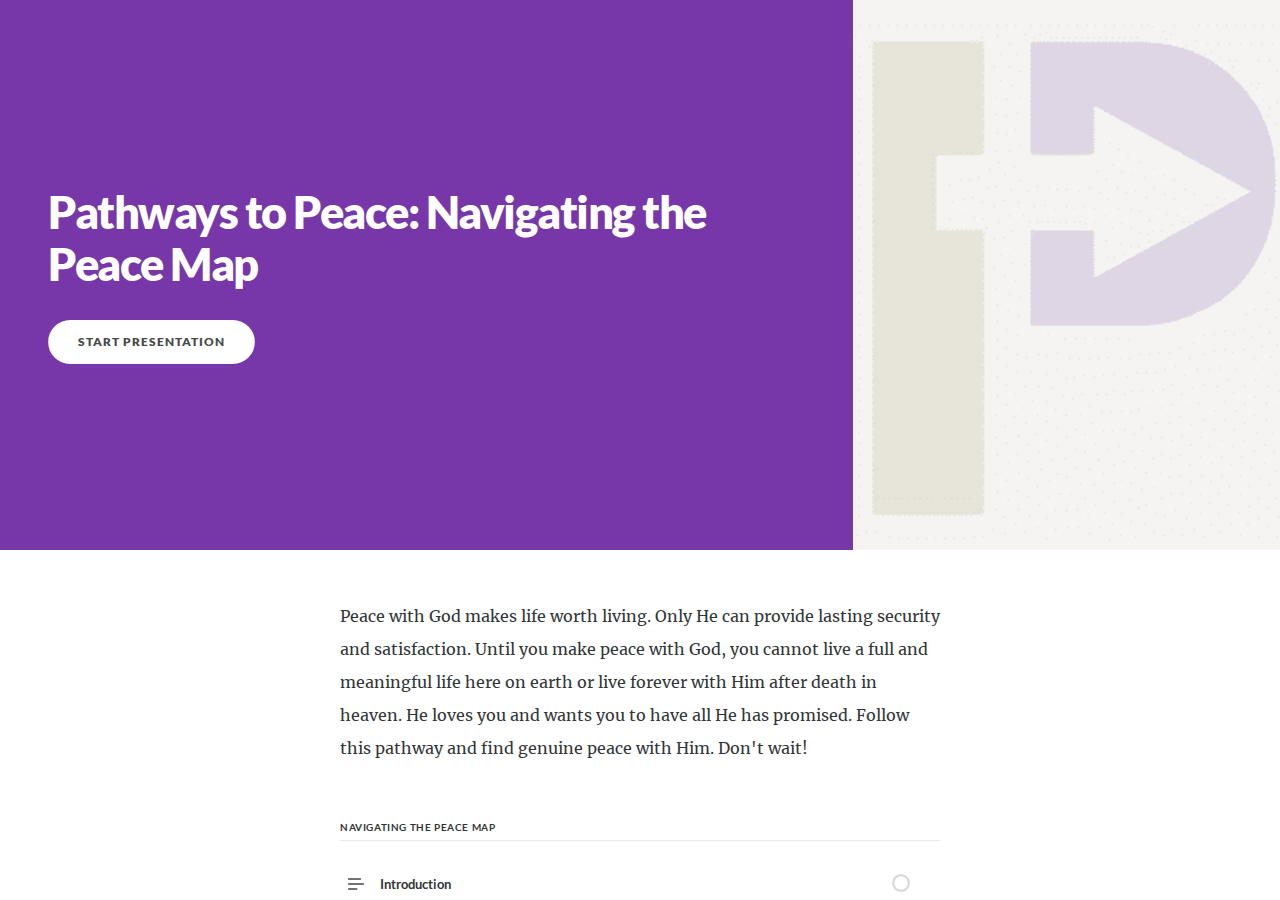
<file: index.html>
<!DOCTYPE html>
<html lang="en" class="">
  <head>
    <meta http-equiv="X-UA-Compatible" content="IE=edge,chrome=1">
    <meta name="viewport" content="width=device-width, initial-scale=1">
    <meta charset="utf-8">

    <title>Pathways to Peace: Navigating the Peace Map</title>

    <link type="text/css" rel="stylesheet" href="lib/icomoon.css">
    <link type="text/css" rel="stylesheet" href="lib/main.bundle.css">
    <script type="text/javascript" src="lib/player-0.0.11.min.js"></script>
    <script type="text/javascript" src="lib/lzwcompress.js"></script>

    <!-- Resize Hack -->
    <script type="text/javascript">
      window.resizeTo(screen.width, screen.height);
    </script>
    
    <!--[if lt IE 9]>
    <script src="//html5shiv.googlecode.com/svn/trunk/html5.js"></script>
    <![endif]-->
  </head>
  <body>
    <style>
      .brand--head, .brand--head *   { font-family: 'Lato' !important; }
      .brand--body, .brand--body *   { font-family: 'Merriweather' !important; }
      .brand--lhead, .brand--lhead * { font-family: 'Lato' !important; }
      .brand--lbody, .brand--lbody * { font-family: 'Merriweather' !important; }
      .brand--ui, .brand--ui *       { font-family: 'Lato' !important; }

      .brand--beforeHead:before { font-family: 'Lato' !important; }
      .brand--afterHead:after { font-family: 'Lato' !important; }

      .brand--background        { background-color: #ff631e !important; }
      .brand--background-all *  { background-color: #ff631e !important; }
      .brand--border            { border-color: #ff631e !important; }
      .brand--color             { color: #ff631e !important; }
      .brand--color-all *       { color: #ff631e !important; }
      .brand--shadow            { box-shadow: 0 0 0 0.2rem #ff631e !important; }
      .brand--shadow-all *      { box-shadow: 0 0 0 0.2rem #ff631e !important; }
      .brand--fill              { fill: #ff631e !important; }
      .brand--stroke            { stroke: #ff631e !important; }

      .brand--beforeBackground:before { background-color: #ff631e !important; }
      .brand--beforeBorder:before     { border-color: #ff631e !important; }
      .brand--beforeColor:before      { color: #ff631e !important; }

      .brand--afterBackground:after { background-color: #ff631e !important; }
      .brand--afterBorder:after     { border-color: #ff631e !important; }
      .brand--afterColor:after      { color: #ff631e !important; }

      /* should be applied to containers where links
         need to appear in brand color */
      .brand--linkColor a { color: #ff631e !important; }

      /* should be applied to containers where links
         need to change to brand color on hover */
      .brand--linkColorHover a:hover { color: #ff631e !important; }

      /* should be applied to any single element that
         needs to change color on hover */
      .brand--hoverColor:hover { color: #ff631e !important; }

      /* TODO: probably need a way to create a 5-10% darker/lighter color */
      .brand--linkColor a:hover,
      .button.brand--background:hover { opacity: .65 !important; }

      @media (min-width: 47.9375em) { /* 768px */
        .brand--min768--background { background-color: #ff631e !important; }
        .brand--min768--border     { border-color: #ff631e !important; }
        .brand--min768--color      { color: #ff631e !important; }
      }

      @media (max-width: 47.9375em) { /* 768px */
        .brand--max768--background { background-color: #ff631e !important; }
        .brand--max768--border     { border-color: #ff631e !important; }
        .brand--max768--color      { color: #ff631e !important; }
      }
    </style>
    <div id="app"></div>
    <script type="text/javascript">
  (function(root) {
    window.labelSet = {"id":"X-weZGmg1Xhke2S-OZ8_xiEn","author":"aid|161a7baa-037c-45be-940d-9662e749bca7","name":"English","defaultId":1,"defaultSet":true,"labels":{"result":"result","search":"search","results":"results","quizNext":"NEXT","tabGroup":"Tab","codeGroup":"Code","noResults":"No results for","noteGroup":"Note","quizScore":"Your score","quizStart":"START QUIZ","courseExit":"EXIT COURSE","courseHome":"Home","lessonName":"Part","quizSubmit":"SUBMIT","quoteGroup":"Quote","salutation":"👋 Bye!","buttonGroup":"Button","courseStart":"START PRESENTATION","embedViewOn":"VIEW ON","exitMessage":"You may now leave this page.","quizCorrect":"Correct","quizPassing":"PASSING","quizResults":"Quiz Results","courseResume":"RESUME PRESENTATION","processStart":"START","processSwipe":"Swipe to continue","quizContinue":"Continue","quizLandmark":"Quiz","quizQuestion":"Question","courseDetails":"DETAILS","embedReadMore":"Read more","feedbackGroup":"Feedback","quizIncorrect":"Incorrect","quizTakeAgain":"TAKE AGAIN","sortingReplay":"REPLAY","a11ySearchOpen":"Open search menu","accordionGroup":"Accordion","embedLinkGroup":"Embedded web content","lessonComplete":"COMPLETE","statementGroup":"Statement","storylineGroup":"Storyline","a11ySearchClose":"Close search menu","a11ySearchInput":"Search","attachmentGroup":"File Attachment","embedPhotoGroup":"Embedded photo","embedVideoGroup":"Embedded video","playButtonLabel":"Play","processComplete":"Complete","processLandmark":"Process","processNextStep":"NEXT STEP","processStepName":"","seekSliderLabel":"Seek","sortingLandmark":"Sorting Activity","a11yCarouselNext":"Next","audioPlayerGroup":"Audio player. You can use the space bar to toggle playback and arrow keys to scrub.","buttonStackGroup":"Button stack","embedPlayerGroup":"Embedded media player","lessonRestricted":"Lessons must be completed in order","pauseButtonLabel":"Pause","scenarioComplete":"Scenario Complete!","scenarioContinue":"CONTINUE","scenarioTryAgain":"TRY AGAIN","textOnImageGroup":"Text on image","timelineLandmark":"Timeline","urlEmbedLandmark":"URL/Embed","videoPlayerGroup":"Video player. You can use the space bar to toggle playback and arrow keys to scrub.","blocksClickToFlip":"Click to flip","blocksPreposition":"of","bulletedListGroup":"Bulleted list","checkboxListGroup":"Checkbox list","imageAndTextGroup":"Image and text","imageGalleryGroup":"Image gallery","lessonPreposition":"of","numberedListGroup":"Numbered list","processLessonName":"Lesson","processStartAgain":"START AGAIN","scenarioStartOver":"START OVER","courseSkipToLesson":"SKIP TO LESSON","flashcardBackLabel":"Flashcard back","flashcardGridGroup":"Flashcard grid","nextFlashCardLabel":"Next flashcard","a11yRegionNavLesson":"Navigation menu","flashcardFrontLabel":"Flashcard front","flashcardStackGroup":"Flashcard stack","knowledgeCheckGroup":"Knowledge check","sortingCardsCorrect":"Cards Correct","a11yCarouselPrevious":"Previous","a11yGroupAudioPlayer":"Audio player","a11yGroupVideoPlayer":"Video player","a11yRegionMainLesson":"Lesson content","hamburgerButtonLabel":"Course Overview Sidebar","lessonHeaderLandmark":"Lesson Header","numberedDividerGroup":"Numbered divider","a11yRegionNavOverview":"Table of contents","lessonContentLandmark":"Lesson Content","lessonSidebarLandmark":"Lesson Sidebar","quizAnswerPlaceholder":"Type your answer here","a11yNavigationMenuOpen":"Open navigation menu","a11yRegionMainOverview":"Course overview","labeledGraphicLandmark":"Labeled Graphic","previousFlashCardLabel":"Previous flashcard","processStepPreposition":"","a11yNavigationMenuClose":"Close navigation menu","overviewPageTitleSuffix":"Overview","quizAcceptableResponses":"Acceptable responses","quizRequirePassingScore":"Must pass quiz before continuing","timelineCardGroupPrefix":"Timeline Card","a11yNavigationSectionOpen":"Open lessons list","labeledGraphicBubbleLabel":"Labeled graphic bubble","labeledGraphicMarkerLabel":"Labeled graphic marker","a11yNavigationSectionClose":"Close lessons list","a11yNavigationSectionToggle":"Toggle section","labeledGraphicNextMarkerLabel":"Next marker","labeledGraphicPreviousMarkerLabel":"Previous marker"},"deleted":false,"createdAt":"2022-09-12T13:36:35.355Z","updatedAt":"2022-12-10T14:07:41.483Z","iso639Code":"en","transferredAt":null};
    window.courseData = "[base64]";
    window.partnerContent = [];

    function isExport() {
      return true;
    }

    function resolvePath(path) {
      return ('assets/').concat(path);
    }

    function resolveFontPath(font) {
      return ('lib/fonts/').concat(font.key.split('/').reverse()[0]);
    }

    root.Runtime = {
      isExport: isExport,
      resolvePath: resolvePath,
      resolveFontPath: resolveFontPath
    };
  }(window));
</script>

    
    <script src="lib/main.bundle.js"></script>
    
  </body>
</html>
</file>
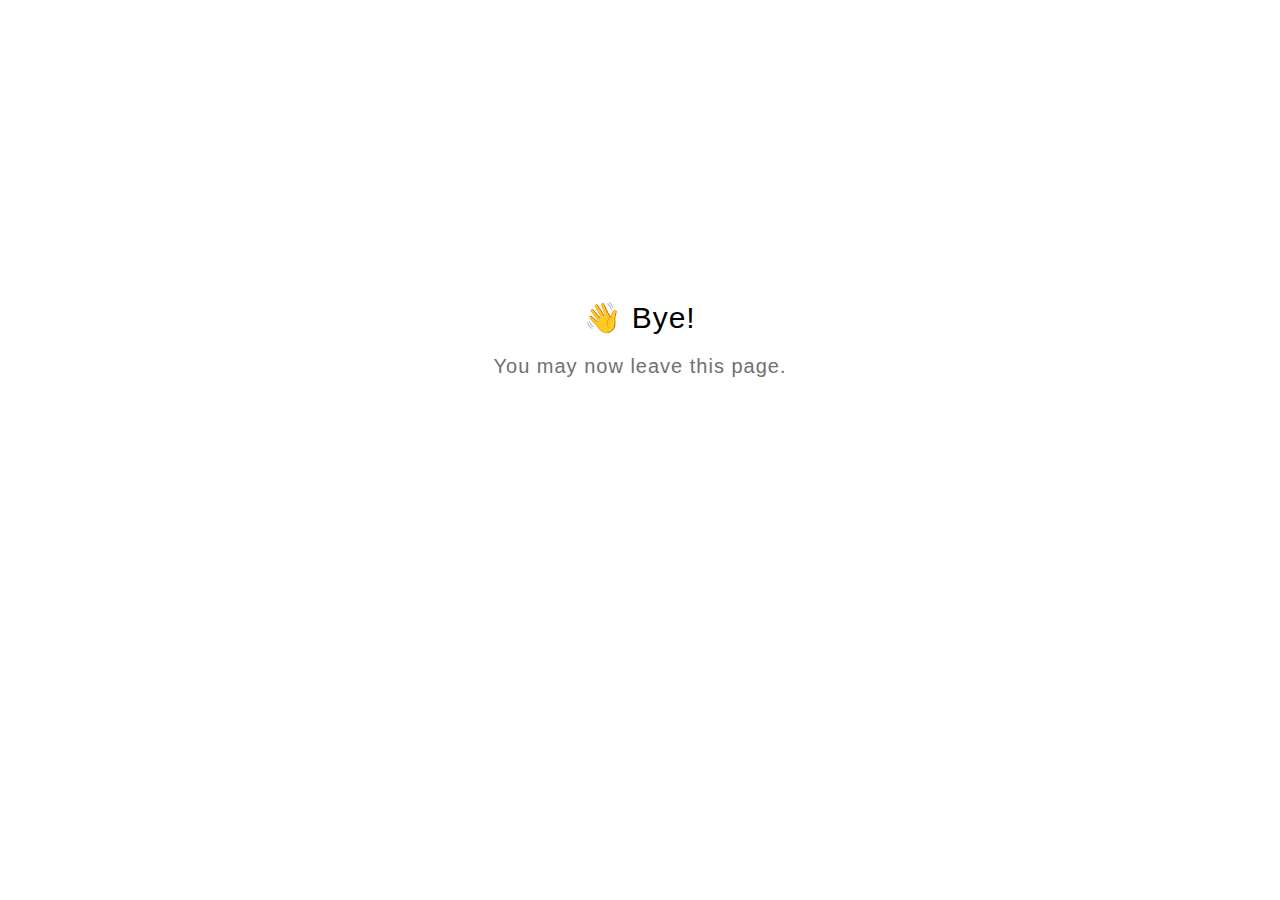
<file: goodbye.html>
<html>
  <head>
    <meta charset="utf-8" lang="en">
    <style>
      html {
        font-size: 20px;
        font-family: 'lato', sans-serif;
        font-weight: lighter;
        letter-spacing: 0.05rem;
      }

      .goodbye-container {
        text-align: center;
        margin-top: 15rem;
      }

      .bye-message {
        font-size: 1.5rem;
      }

      .exit-text {
        color: #707070;
        margin-top: 1rem;
      }
    </style>
  </head>
  <body>
    <div class="goodbye-container">
      <div class="bye-message">👋 Bye!</div>
      <div class="exit-text">You may now leave this page.</div>
    </div>
  </body>
</html>
</file>
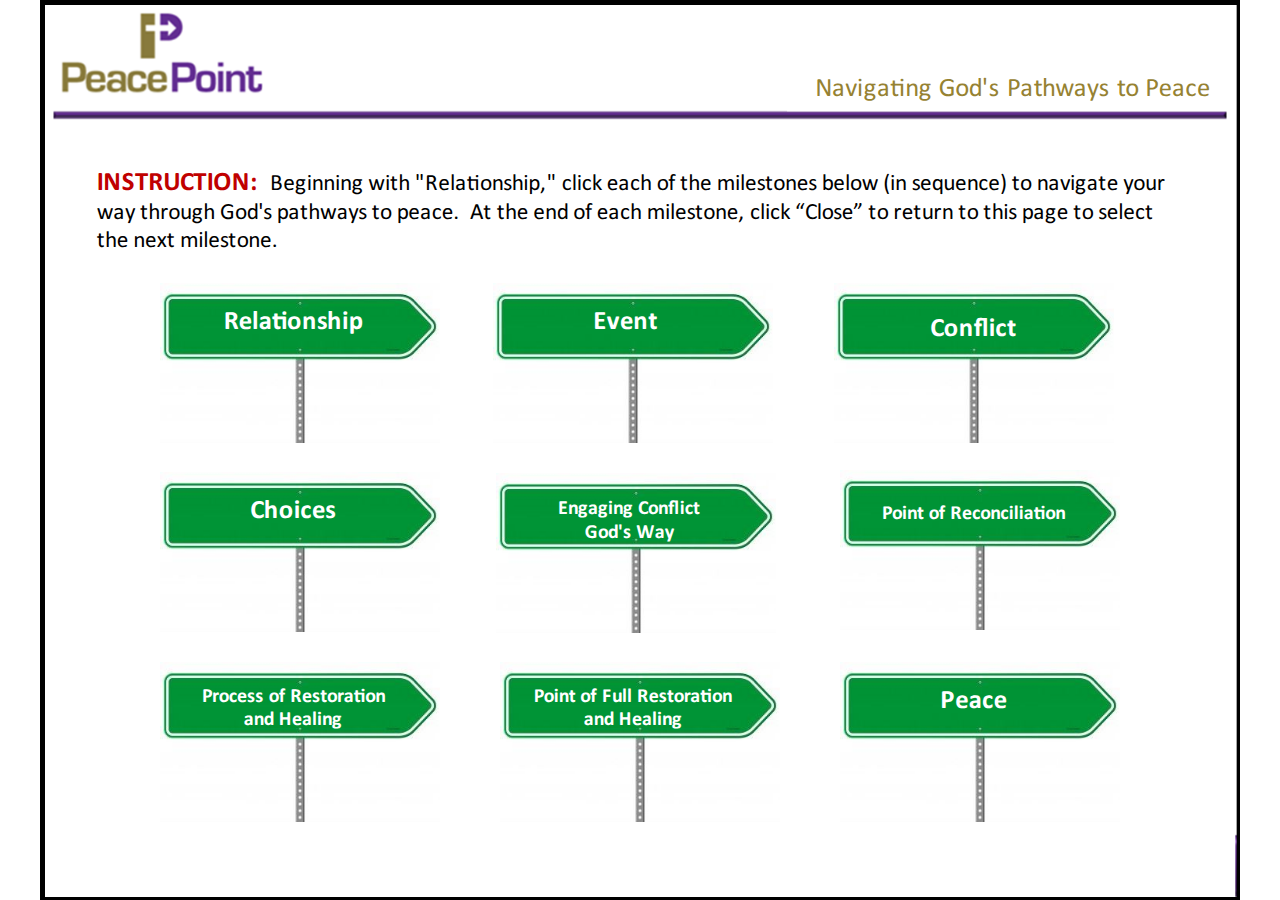
<file: assets/7j-IlvkkGSnoCFBH/story.html>
﻿<!doctype html>
<html lang="en-US">
<head>
  <meta charset="utf-8">
  <!-- Created using Storyline 360 - http://www.articulate.com  -->
  <!-- version: 3.67.28569.0 -->
  <title>Navigating the Peace Map</title>
  <meta http-equiv="x-ua-compatible" content="IE=edge"/>
  <meta name="viewport" content="width=device-width,initial-scale=1,user-scalable=no,shrink-to-fit=no,minimal-ui"/>
  <meta name="apple-mobile-web-app-capable" content="yes"/>
  <style>
    html, body { height: 100%; padding: 0; margin: 0 }
    #app { height: 100%; width: 100%; }
  </style>

  <script>
    window.DS = {};
    window.globals = {
      DATA_PATH_BASE: '',
      HAS_FRAME: true,
      HAS_SLIDE: true,

      lmsPresent: false,
      tinCanPresent: false,
      cmi5Present: false,
      aoSupport: false,
      scale: 'noscale',
      captureRc: false,
      browserSize: 'optimal',
      bgColor: '#FFFFFF',
      features: 'AccessibleVideo,FullScreenToggle,IE11Warning,InsertSvgPicture,LayerPresentAsDialog,MultipleQuizTracking,QuestionCorrectVariable,UpdatedThemeEditor',
      themeName: 'unified',
      preloaderColor: '#8C8C8C',
      suppressAnalytics: false,
      productChannel: 'stable',
      publishSource: 'storyline',
      aid: 'aid|161a7baa-037c-45be-940d-9662e749bca7',
      cid: '33d8a345-b15a-494a-8d15-a56b6509a97a',
      playerVersion: '3.67.28569.0',
      publishTimestamp: '2022-12-10T12:12:55.0155100Z',
      maxIosVideoElements: 10,
      connectionSettings: { },

      
      parseParams: function(qs) {
        if (window.globals.parsedParams != null) {
          return window.globals.parsedParams;
        }
        qs = (qs || window.location.search.substr(1)).split('+').join(' ');
        var params = {},
            tokens,
            re = /[?&]?([^=]+)=([^&]*)/g;

        while (tokens = re.exec(qs)) {
          params[decodeURIComponent(tokens[1]).trim()] =
            decodeURIComponent(tokens[2]).trim();
        }
        window.globals.parsedParams = params;
        return params;
      }

    };
  </script>
  <script>
    var isIe11 = ('ActiveXObject' in window || window.MSBlobBuilder != null)
      && window.msCrypto != null && !window.ActiveXObject;
    if (isIe11 && window.globals.features.indexOf('IE11Warning') != -1) {
      window.globals.unsupportedBrowser = true;
      document.write(atob('[base64]'));
    }
  </script>
  
  <script>window.THREE = { };</script>
  
<meta name="robots" content="noindex, nofollow"></head>
<body style="background: #FFFFFF" class="cs-HTML theme-unified">
<script src="player-interface.js"></script>
  <script>!function(e){var i=/iPhone/i,o=/iPod/i,n=/iPad/i,t=/(?=.*\bAndroid\b)(?=.*\bMobile\b)/i,d=/Android/i,s=/(?=.*\bAndroid\b)(?=.*\bSD4930UR\b)/i,b=/(?=.*\bAndroid\b)(?=.*\b(?:KFOT|KFTT|KFJWI|KFJWA|KFSOWI|KFTHWI|KFTHWA|KFAPWI|KFAPWA|KFARWI|KFASWI|KFSAWI|KFSAWA)\b)/i,r=/IEMobile/i,h=/(?=.*\bWindows\b)(?=.*\bARM\b)/i,a=/BlackBerry/i,l=/BB10/i,p=/Opera Mini/i,f=/(CriOS|Chrome)(?=.*\bMobile\b)/i,u=/(?=.*\bFirefox\b)(?=.*\bMobile\b)/i,c=new RegExp("(?:Nexus 7|BNTV250|Kindle Fire|Silk|GT-P1000)","i"),w=function(e,i){return e.test(i)},A=function(e){var A=e||navigator.userAgent,v=A.split("[FBAN");if(void 0!==v[1]&&(A=v[0]),this.apple={phone:w(i,A),ipod:w(o,A),tablet:!w(i,A)&&w(n,A),device:w(i,A)||w(o,A)||w(n,A)},this.amazon={phone:w(s,A),tablet:!w(s,A)&&w(b,A),device:w(s,A)||w(b,A)},this.android={phone:w(s,A)||w(t,A),tablet:!w(s,A)&&!w(t,A)&&(w(b,A)||w(d,A)),device:w(s,A)||w(b,A)||w(t,A)||w(d,A)},this.windows={phone:w(r,A),tablet:w(h,A),device:w(r,A)||w(h,A)},this.other={blackberry:w(a,A),blackberry10:w(l,A),opera:w(p,A),firefox:w(u,A),chrome:w(f,A),device:w(a,A)||w(l,A)||w(p,A)||w(u,A)||w(f,A)},this.seven_inch=w(c,A),this.any=this.apple.device||this.android.device||this.windows.device||this.other.device||this.seven_inch,this.phone=this.apple.phone||this.android.phone||this.windows.phone,this.tablet=this.apple.tablet||this.android.tablet||this.windows.tablet,"undefined"==typeof window)return this},v=function(){var e=new A;return e.Class=A,e};"undefined"!=typeof module&&module.exports&&"undefined"==typeof window?module.exports=A:"undefined"!=typeof module&&module.exports&&"undefined"!=typeof window?module.exports=v():"function"==typeof define&&define.amd?define("isMobile",[],e.isMobile=v()):e.isMobile=v()}(this);
    window.isMobile.apple.tablet = window.isMobile.apple.tablet ||
      (navigator.platform === 'MacIntel' && navigator.maxTouchPoints > 1);
    window.isMobile.apple.device = window.isMobile.apple.device || window.isMobile.apple.tablet;
    window.isMobile.tablet = window.isMobile.tablet || window.isMobile.apple.tablet;
    window.isMobile.any = window.isMobile.any || window.isMobile.apple.tablet;
  </script>

  <div id="focus-sink" tabindex="-1"></div>

  <div id="preso"></div>
  <script>
    (function() {

      var classTypes = [ 'desktop', 'mobile', 'phone', 'tablet' ];

      var addDeviceClasses = function(prefix, testObj) {
        var curr, i;
        for (i = 0; i < classTypes.length; i++) {
          curr = classTypes[i];
          if (testObj[curr]) {
            document.body.classList.add(prefix + curr);
          }
        }
      };

      var params = window.globals.parseParams(),
          isDevicePreview = params.devicepreview === '1',
          isPhoneOverride = params.deviceType === 'phone' || (isDevicePreview && params.phone == '1'),
          isTabletOverride = (params.deviceType === 'tablet' || isDevicePreview) && !isPhoneOverride,
          isMobileOverride = isPhoneOverride || isTabletOverride;

      var deviceView = {
        desktop: !window.isMobile.any && !isMobileOverride,
        mobile: window.isMobile.any || isMobileOverride,
        phone: isPhoneOverride || (window.isMobile.phone && !isTabletOverride),
        tablet: isTabletOverride || window.isMobile.tablet
      };

      window.globals.deviceView = deviceView;
      window.isMobile.desktop = !window.isMobile.any;
      window.isMobile.mobile = window.isMobile.any;

      addDeviceClasses('view-', deviceView);

    })();
  </script>
  
  <script src='story_content/user.js' type=text/javascript></script>
  <div class="slide-loader"></div>

  <script>
    var doc = document, loader = doc.body.querySelector('.slide-loader'); [ 1, 2, 3 ].forEach(function(n) { var d = doc.createElement('div'); d.style.backgroundColor = window.globals.preloaderColor; d.classList.add('mobile-loader-dot'); d.classList.add('dot' + n); loader.appendChild(d); });
  </script>

  <div class="mobile-load-title-overlay" style="display: none">
    <div class="mobile-load-title">Navigating the Peace Map</div>
  </div>

  <div class="mobile-chrome-warning"></div>

  
<style>
  .warn-connection-dialog {
    display: none;
    background: transparent;
    pointer-events: none;
    position: fixed;
    left: 0;
    top: 0;
    width: 100%;
    height: 100%;
    z-index: 999;
  }

  .warn-connection-content {
    border-radius: 4px;
    background: white;
    border: 1px solid #E7E7E7;
    color: #333333;
    box-shadow: 0 2px 4px rgba(0, 0, 0, 0.25);
    transition: all 150ms ease-out;
    position: absolute;
    white-space: nowrap;
  }

  .view-phone.is-landscape .warn-connection-content {
    left: 23px;
    bottom: 23px;
  }

  .view-tablet.is-landscape .warn-connection-content {
    left: 50%;
    top: 20px;
    transform: translateX(-50%);
  }

  .is-portrait .warn-connection-content {
    transform: translate(-50%, calc(-100% - 15px));
  }

  .warn-connection-content p {
    display: inline-block;
    margin: 0 8px 0 0;
    line-height: 33px;
    font-size: 11px;
  }

  .warn-connection-content svg {
    position: relative;
    vertical-align: middle;
    margin: 0 2px 2px 8px;
  }

  .view-desktop .warn-connection-content {
    left: 1.5em;
    bottom: 1.5em;
  }

  .view-desktop .warn-connection-content p {
    font-size: 1.1em;
  }

  .is-offline .warn-connection-dialog {
    display: block;
  }

  .is-offline .cs-panel * {
    pointer-events: none !important;
  }

  .is-offline .cs-panel {
    pointer-events: all !important;
  }

  .is-offline #nav-controls * {
    pointer-events: none !important;
  }

  .is-offline #nav-controls {
    pointer-events: all !important;
  }
</style>

<div class="warn-connection-dialog">
  <div class="warn-connection-content">
    <svg width="17" height="15" viewBox="0 0 17 15" xmlns="http://www.w3.org/2000/svg">
      <path fill="#8F0000" stroke="white" d="M16.07,12.98 L15.88,12.23 L9.51,1.21 C8.97,0.26,7.6,0.26,7.06,1.21 L0.69,12.23 C0.15,13.16,0.81,14.36,1.91,14.36 H14.65 C15.47,14.36,16.05,13.7,16.07,12.98 Z"/>
      <path fill="white" stroke="white" d="M8.58,5.5 C8.35,5.28,8.5,5.35,8.21,5.32 C8.09,5.35,7.97,5.49,7.96,5.67 C7.97,5.79,7.98,5.92,7.98,6.04 L7.98,6.04 C7.99,6.17,8,6.31,8.01,6.43 L8.01,6.44 C8.03,6.92,8.06,7.41,8.09,7.9 L8.09,7.9 C8.12,8.39,8.14,8.88,8.17,9.37 C8.17,9.39,8.18,9.42,8.2,9.44 C8.23,9.46,8.25,9.47,8.28,9.47 C8.31,9.47,8.34,9.46,8.35,9.44 C8.37,9.43,8.38,9.4,8.39,9.35 L8.39,9.34 C8.39,9.24,8.4,9.15,8.4,9.05 L8.4,9.05 C8.41,8.96,8.41,8.86,8.42,8.75 C8.43,8.44,8.45,8.12,8.47,7.81 L8.47,7.81 C8.49,7.49,8.51,7.18,8.53,6.87 C8.55,6.46,8.56,6.05,8.59,5.64 L8.6,5.62 C8.6,5.57,8.59,5.53,8.58,5.5 L8.21,5.32 Z"/>
      <circle fill="white" stroke="white" cx="8.3" cy="11.35" r="0.3"/>
    </svg>
    <p>You are offline. Trying to reconnect...</p>
  </div>
</div>

<script>
  (function() {
    window.DS.connection = {
      warningShown: false,
      assets: {},
      loadingAssetGroup: false,
      retryDelay: 500
    };

    // @TODO this is POC code and can be cleaned up a bit more if we move forward
    // with the feature



    // The `window.globals.features` variable must be set in `webpack.dev.config` when testing locally - it is not enough
    // to have it in the data - but it must be set there as well.
    var useConnectionMessages = window.AbortController != null &&
      window.location.protocol != 'file:' &&
      window.globals.features.indexOf('ConnectionMessages') != -1;

    window.DS.connection.useConnectionMessages = useConnectionMessages

    var assetCount = 0;
    var checkLoadedId;
    var connectionSettings = window.globals.connectionSettings;

    if (useConnectionMessages && connectionSettings != null) {
      var contentEl = document.querySelector('.warn-connection-content');
      var messageEl = contentEl.querySelector('p')

      if (connectionSettings.useDarkTheme) {
        contentEl.style.borderColor = '#BABBBA';
        contentEl.style.backgroundColor = '#282828';
        contentEl.style.color = '#FFFFFF';
      }

      if (connectionSettings.message != null) {
        messageEl.textContent = window.decodeURIComponent(connectionSettings.message);
      }
    }

    function checkAssetsReady() {
      for (var i in DS.connection.assets) {
        if (!DS.connection.assets[i].success) {
          return false;
        }
      }
      return true;
    }

    function stopAssetGroup() {
      if (!useConnectionMessages) { return; }

      assetCount = 0;

      DS.connection.oldAssetGroup = DS.connection.assets;
      DS.connection.assets = {};
      DS.connection.loadingAssetGroup = false;
      clearInterval(checkLoadedId);
    }

    function startAssetGroup() {
      if (!useConnectionMessages) { return; }
      var ticks = 0;
      clearInterval(checkLoadedId);
      checkLoadedId = setInterval(function() {
        var loaded = 0;
        if (assetCount === 0 && loaded === 0) {
          clearInterval(checkLoadedId);
          return;
        }

        for (var i in DS.connection.assets) {
          if (DS.connection.assets[i].success) {
            loaded++;
          }
        }

        if (assetCount === loaded && checkAssetsReady()) {
          for (var i in DS.connection.assets) {
            if (DS.connection.assets[i].action) {
              DS.connection.assets[i].action();
            }
          }
          hideWarning();
          stopAssetGroup();
        }
      }, 100)
    }

    function requiredAsset(url, action, retry, type) {
      if (!useConnectionMessages) { return; }
      if (DS.connection.assets[url]) { return; }

      DS.connection.assets[url] = {
        success: false, action: action, retry: retry, type: type
      };
      assetCount = Object.keys(DS.connection.assets).length;
      if (!DS.connection.loadingAssetGroup) {
        startAssetGroup();
      }
      DS.connection.loadingAssetGroup = true;
    }

    function assetLoaded(url) {
      if (!useConnectionMessages) { return; }
      if (DS.connection.assets[url]) {
        DS.connection.assets[url].success = true;
      }
    }

    function assetFailed(url) {
      if (!useConnectionMessages) { return; }
      if (!DS.connection.assets[url]) {
        if (/\.js$/.test(url)) {
          setTimeout(function() {
            if (DS.connection.lastSlideLoaded != null) {
              DS.connection.lastSlideLoaded();
            }
          }, DS.connection.retryDelay);
        }
        return;
      }
      if (!DS.connection.warningShown) { showWarning(); }
      if (DS.connection.assets[url].retry) {
        setTimeout(function() {
          if (!DS.connection.assets[url].success) {
            DS.connection.assets[url].retry()
          }
        }, DS.connection.retryDelay);
      }
    }

    function hideWarning() {
      document.body.classList.remove('is-offline');
      DS.connection.warningShown = false;
    }
    DS.connection.hideWarning = hideWarning

    function showWarning(btn) {
      document.body.classList.add('is-offline')
      DS.connection.warningShown = true;
      updateWarningPosition();
    }

    function updateWarningPosition() {
      if (!DS.connection.warningShown) {
        return;
      }

      var isPortrait = document.body.classList.contains('is-portrait');
      var warningEl = document.querySelector('.warn-connection-content');

      if (isPortrait) {
        var slide = document.querySelector('.primary-slide');
        var slideRect = slide.getBoundingClientRect();

        warningEl.style.top = `${slideRect.top}px`
        warningEl.style.left = `${slideRect.left + slideRect.width / 2}px`
      } else {
        warningEl.style.top = null;
        warningEl.style.left = null;
      }

      window.requestAnimationFrame(updateWarningPosition);
    }

    // these will all be noops if the feature flag isn't set in
    // the data and `window.globals.features`
    DS.connection.requiredAsset = requiredAsset;
    DS.connection.assetLoaded = assetLoaded;
    DS.connection.assetFailed = assetFailed;
    DS.connection.stopAssetGroup = stopAssetGroup;
    DS.connection.startAssetGroup = startAssetGroup;
  })();
</script>


  <script>
    
    if (window.autoSpider && window.vInterfaceObject) {
      document.querySelector('.mobile-load-title-overlay').style.display = 'none';
    }
  </script>

  

  <link rel="stylesheet" href="html5/data/css/output.min.css" data-noprefix/>
</body>
<script src="html5/lib/scripts/bootstrapper.min.js"></script>
</html>
</file>
<file: lib/icomoon.css>
@font-face {
	font-family: 'icomoon';
	src:  url('fonts/icomoon.ttf') format('truetype'),
				url('fonts/icomoon.woff') format('woff');
	font-weight: normal;
	font-style: normal;
}

[class^="icon-"], [class*=" icon-"] {
	/* use !important to prevent issues with browser extensions that change fonts */
	font-family: 'icomoon' !important;
	speak: none;
	font-style: normal;
	font-weight: normal;
	font-variant: normal;
	text-transform: none;
	line-height: 1;

	/* Better Font Rendering =========== */
	-webkit-font-smoothing: antialiased;
	-moz-osx-font-smoothing: grayscale;
}

.icon-edit-author-name:before {
	content: "\e976";
}
.icon-lock:before {
	content: "\e977";
}
.icon-checkmark-valid:before {
	content: "\e95d";
}
.icon-close-media-panel:before {
	content: "\e95e";
}
.icon-trash4:before {
	content: "\e95f";
}
.icon-x-invalid-url:before {
	content: "\e960";
}
.icon-attach2:before {
	content: "\e961";
}
.icon-bold:before {
	content: "\e962";
}
.icon-fontcolor:before {
	content: "\e963";
}
.icon-fontsize:before {
	content: "\e964";
}
.icon-italic:before {
	content: "\e965";
}
.icon-link:before {
	content: "\e966";
}
.icon-orderedlist:before {
	content: "\e967";
}
.icon-quote:before {
	content: "\e968";
}
.icon-unorderedlist:before {
	content: "\e969";
}
.icon-feedback:before {
	content: "\e910";
}
.icon-review:before {
	content: "\e911";
}
.icon-customizable:before {
	content: "\e908";
}
.icon-design:before {
	content: "\e909";
}
.icon-interactions:before {
	content: "\e90a";
}
.icon-questions:before {
	content: "\e90b";
}
.icon-scenarios2:before {
	content: "\e90c";
}
.icon-slides:before {
	content: "\e90d";
}
.icon-desktop:before {
	content: "\e902";
}
.icon-expressions:before {
	content: "\e903";
}
.icon-poses:before {
	content: "\e904";
}
.icon-retina:before {
	content: "\e905";
}
.icon-scenarios:before {
	content: "\e906";
}
.icon-transparency:before {
	content: "\e907";
}
.icon-Master-01:before {
	content: "\e934";
}
.icon-Master-02:before {
	content: "\e93a";
}
.icon-Master-03:before {
	content: "\e939";
}
.icon-Master-04:before {
	content: "\e936";
}
.icon-Master-05:before {
	content: "\e93b";
}
.icon-Master-06:before {
	content: "\e935";
}
.icon-Master-07:before {
	content: "\e937";
}
.icon-Master-08:before {
	content: "\e938";
}
.icon-Master-09:before {
	content: "\e922";
}
.icon-Master-10:before {
	content: "\e926";
}
.icon-Master-11:before {
	content: "\e924";
}
.icon-Master-12:before {
	content: "\e928";
}
.icon-Master-13:before {
	content: "\e923";
}
.icon-Master-14:before {
	content: "\e925";
}
.icon-Master-15:before {
	content: "\e929";
}
.icon-Master-16:before {
	content: "\e927";
}
.icon-Master-17:before {
	content: "\e92b";
}
.icon-Master-18:before {
	content: "\e92c";
}
.icon-Master-19:before {
	content: "\e92d";
}
.icon-Master-20:before {
	content: "\e92e";
}
.icon-Master-21:before {
	content: "\e92f";
}
.icon-Master-22:before {
	content: "\e930";
}
.icon-Master-23:before {
	content: "\e931";
}
.icon-Master-24:before {
	content: "\e932";
}
.icon-Master-25:before {
	content: "\e933";
}
.icon-Master-26:before {
	content: "\e92a";
}
.icon-check-circle:before {
	content: "\e803";
}
.icon-trash:before {
	content: "\e804";
}
.icon-rotation:before {
	content: "\e91a";
}
.icon-vector:before {
	content: "\e91b";
}
.icon-mute:before {
	content: "\e90e";
}
.icon-volume:before {
	content: "\e90f";
}
.icon-logo:before {
	content: "\e805";
}
.icon-share:before {
	content: "\e801";
}
.icon-sorting:before {
	content: "\e91c";
}
.icon-more:before {
	content: "\e91d";
}
.icon-copy:before {
	content: "\e951";
}
.icon-clock:before {
	content: "\e915";
}
.icon-quotes-left:before {
	content: "\e918";
}
.icon-list-numbered:before {
	content: "\e916";
}
.icon-list2:before {
	content: "\e917";
}
.icon-plus:before {
	content: "\e60a";
}
.icon-info:before {
	content: "\e974";
}
.icon-cross:before {
	content: "\e913";
}
.icon-checkmark:before {
	content: "\e975";
}
.icon-arrow-up2:before {
	content: "\e959";
}
.icon-arrow-down2:before {
	content: "\e95a";
}
.icon-sort-alpha-asc:before {
	content: "\e912";
}
.icon-rtf:before {
	content: "\e94b";
}
.icon-doc:before {
	content: "\e94a";
}
.icon-pdf:before {
	content: "\e94c";
}
.icon-ppt:before {
	content: "\e94d";
}
.icon-file:before {
	content: "\e94e";
}
.icon-xls:before {
	content: "\e94f";
}
.icon-zip:before {
	content: "\e950";
}
.icon-file-alt:before {
	content: "\e944";
}
.icon-doc-alt:before {
	content: "\e943";
}
.icon-pdf-alt:before {
	content: "\e945";
}
.icon-ppt-alt:before {
	content: "\e946";
}
.icon-rtf-alt:before {
	content: "\e947";
}
.icon-xls-alt:before {
	content: "\e948";
}
.icon-zip-alt:before {
	content: "\e949";
}
.icon-attach:before {
	content: "\e942";
}
.icon-reload:before {
	content: "\e941";
}
.icon-trash2:before {
	content: "\e60d";
}
.icon-arrow-left:before {
	content: "\e608";
}
.icon-arrow-right:before {
	content: "\e609";
}
.icon-check-alt:before {
	content: "\e606";
}
.icon-password-view:before {
	content: "\e972";
}
.icon-password-hide:before {
	content: "\e973";
}
.icon-view-grid:before {
	content: "\e96c";
}
.icon-grid-view:before {
	content: "\e96c";
}
.icon-view-list:before {
	content: "\e96d";
}
.icon-list-view:before {
	content: "\e96d";
}
.icon-blocks:before {
	content: "\e95b";
}
.icon-list3:before {
	content: "\e95c";
}
.icon-export:before {
	content: "\e958";
}
.icon-screencast:before {
	content: "\e957";
}
.icon-cursor:before {
	content: "\e956";
}
.icon-documents:before {
	content: "\e952";
}
.icon-duplicate:before {
	content: "\e952";
}
.icon-trash3:before {
	content: "\e953";
}
.icon-Article:before {
	content: "\e93c";
}
.icon-Interaction:before {
	content: "\e93d";
}
.icon-Quiz:before {
	content: "\e93e";
}
.icon-Video:before {
	content: "\e93f";
}
.icon-trashcan:before {
	content: "\e921";
}
.icon-marker_style:before {
	content: "\e920";
}
.icon-photo:before {
	content: "\e91f";
}
.icon-microphone:before {
	content: "\e91e";
}
.icon-plus2:before {
	content: "\e800";
}
.icon-processing:before {
	content: "\e607";
}
.icon-menu:before {
	content: "\e602";
}
.icon-headset:before {
	content: "\e603";
}
.icon-list:before {
	content: "\e604";
}
.icon-video:before {
	content: "\e605";
}
.icon-mail:before {
	content: "\e954";
}
.icon-remove:before {
	content: "\e955";
}
.icon-up-level-2:before {
	content: "\e96e";
}
.icon-up-level-list-2:before {
	content: "\e96f";
}
.icon-plus-circle:before {
	content: "\e802";
}
.icon-up-level:before {
	content: "\e970";
}
.icon-up-level-list:before {
	content: "\e971";
}
.icon-eye:before {
	content: "\e96b";
}
.icon-tick:before {
	content: "\e900";
}
.icon-check:before {
	content: "\e901";
}
.icon-link-alt:before {
	content: "\e919";
}
.icon-chevron-down:before {
	content: "\e60b";
}
.icon-chevron-up:before {
	content: "\e60c";
}
.icon-chevron-left:before {
	content: "\e600";
}
.icon-chevron:before {
	content: "\e601";
}
.icon-chevron-right:before {
	content: "\e601";
}
.icon-close-small:before {
	content: "\e940";
}
.icon-pie-chart:before {
	content: "\e914";
}
.icon-alert:before {
	content: "\e96a";
}
</file>
